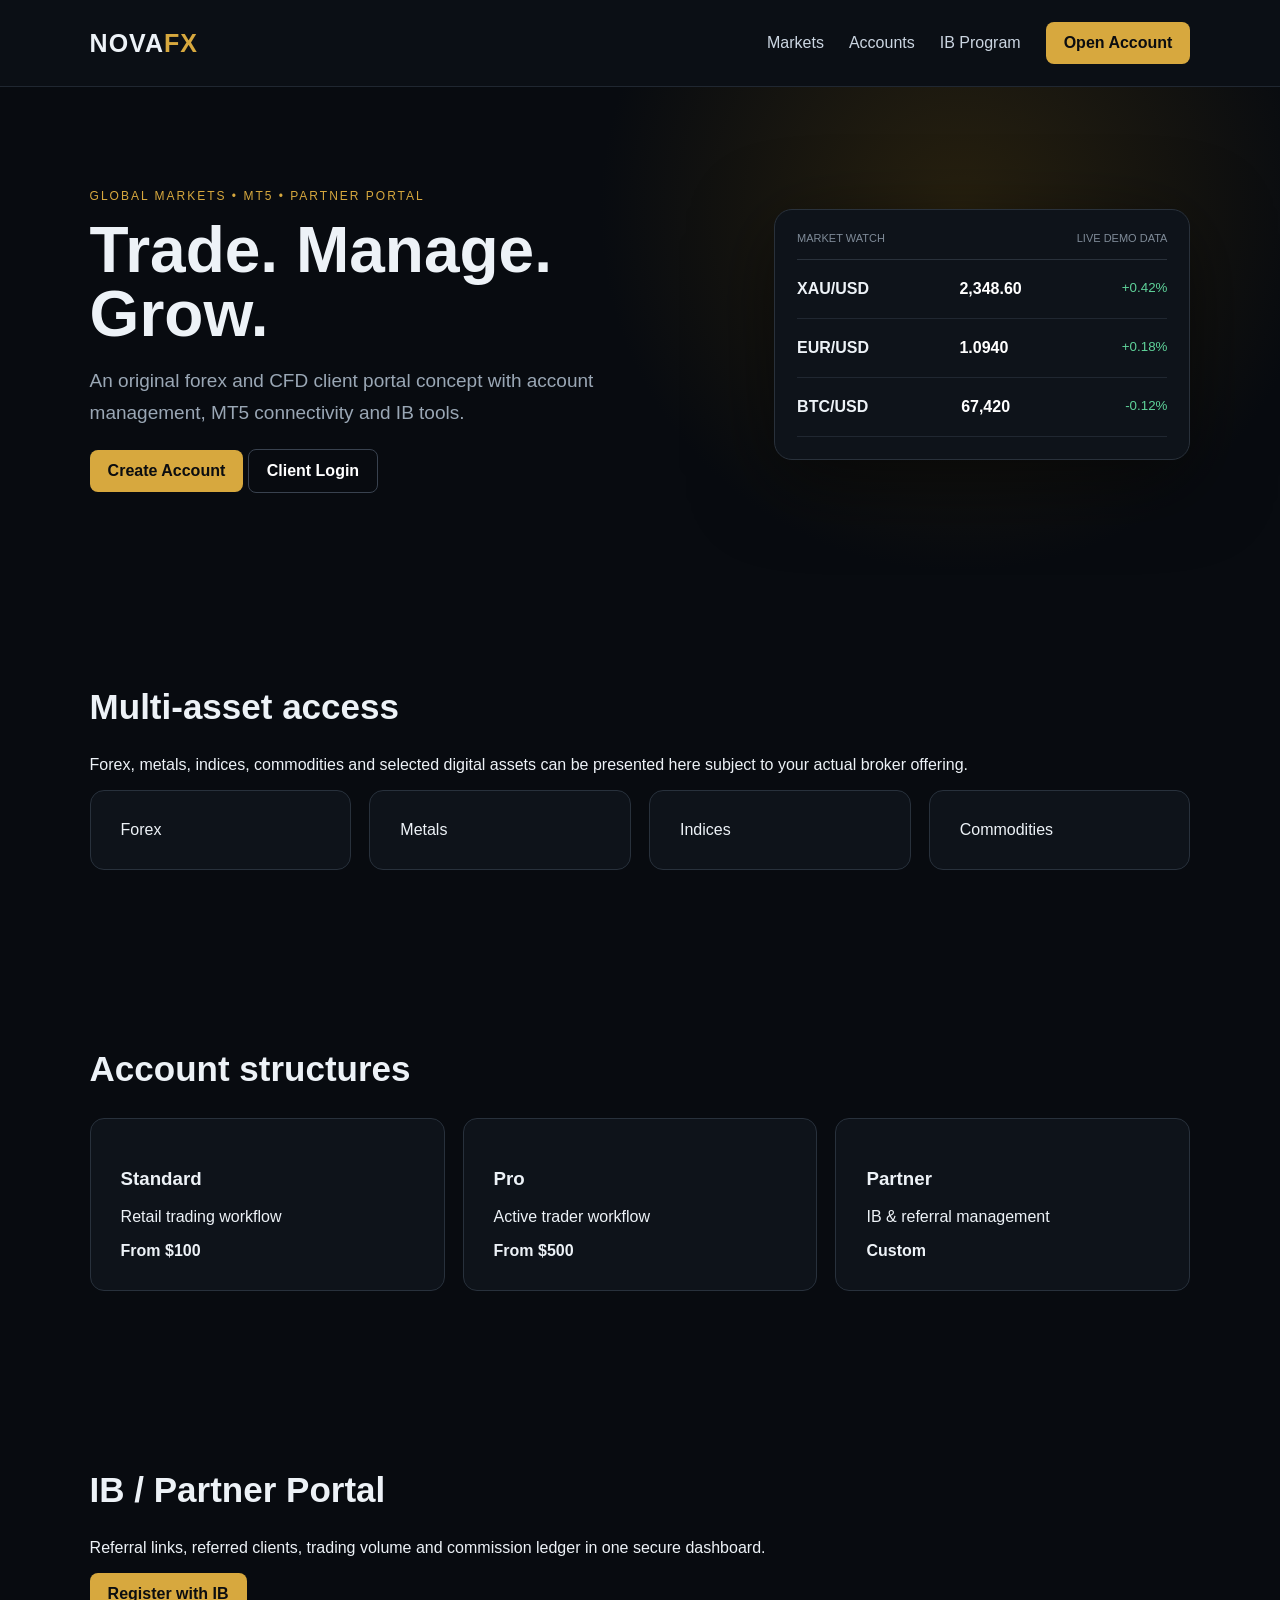
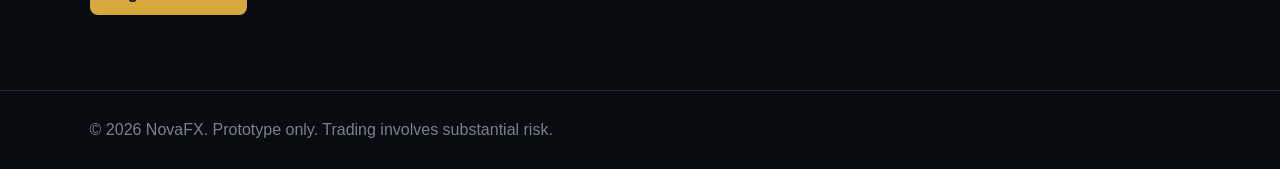
<file: index.html>
<!doctype html>
<html lang="en">
<head>
<meta charset="utf-8"><meta name="viewport" content="width=device-width,initial-scale=1">
<title>NovaFX — Global Trading Portal</title>
<link rel="stylesheet" href="style.css">
</head>
<body>
<header><div class="logo">NOVA<span>FX</span></div>
<nav><a href="#markets">Markets</a><a href="#accounts">Accounts</a><a href="#ib">IB Program</a><a href="register.html" class="btn">Open Account</a></nav></header>
<main>
<section class="hero"><div><p class="eyebrow">GLOBAL MARKETS • MT5 • PARTNER PORTAL</p>
<h1>Trade. Manage. Grow.</h1><p class="lead">An original forex and CFD client portal concept with account management, MT5 connectivity and IB tools.</p>
<a class="btn" href="register.html">Create Account</a> <a class="btn ghost" href="login.html">Client Login</a></div>
<div class="terminal"><div class="terminal-top">MARKET WATCH <span>LIVE DEMO DATA</span></div>
<div class="quote"><b>XAU/USD</b><strong>2,348.60</strong><small>+0.42%</small></div>
<div class="quote"><b>EUR/USD</b><strong>1.0940</strong><small>+0.18%</small></div>
<div class="quote"><b>BTC/USD</b><strong>67,420</strong><small>-0.12%</small></div></div></section>
<section id="markets" class="grid"><div><h2>Multi-asset access</h2><p>Forex, metals, indices, commodities and selected digital assets can be presented here subject to your actual broker offering.</p></div>
<div class="cards"><article>Forex</article><article>Metals</article><article>Indices</article><article>Commodities</article></div></section>
<section id="accounts"><h2>Account structures</h2><div class="plans"><div><h3>Standard</h3><p>Retail trading workflow</p><b>From $100</b></div><div><h3>Pro</h3><p>Active trader workflow</p><b>From $500</b></div><div><h3>Partner</h3><p>IB & referral management</p><b>Custom</b></div></div></section>
<section id="ib"><h2>IB / Partner Portal</h2><p>Referral links, referred clients, trading volume and commission ledger in one secure dashboard.</p><a class="btn" href="register.html?ref=IB000001">Register with IB</a></section>
</main><footer>© 2026 NovaFX. Prototype only. Trading involves substantial risk.</footer>
</body></html>
</file>
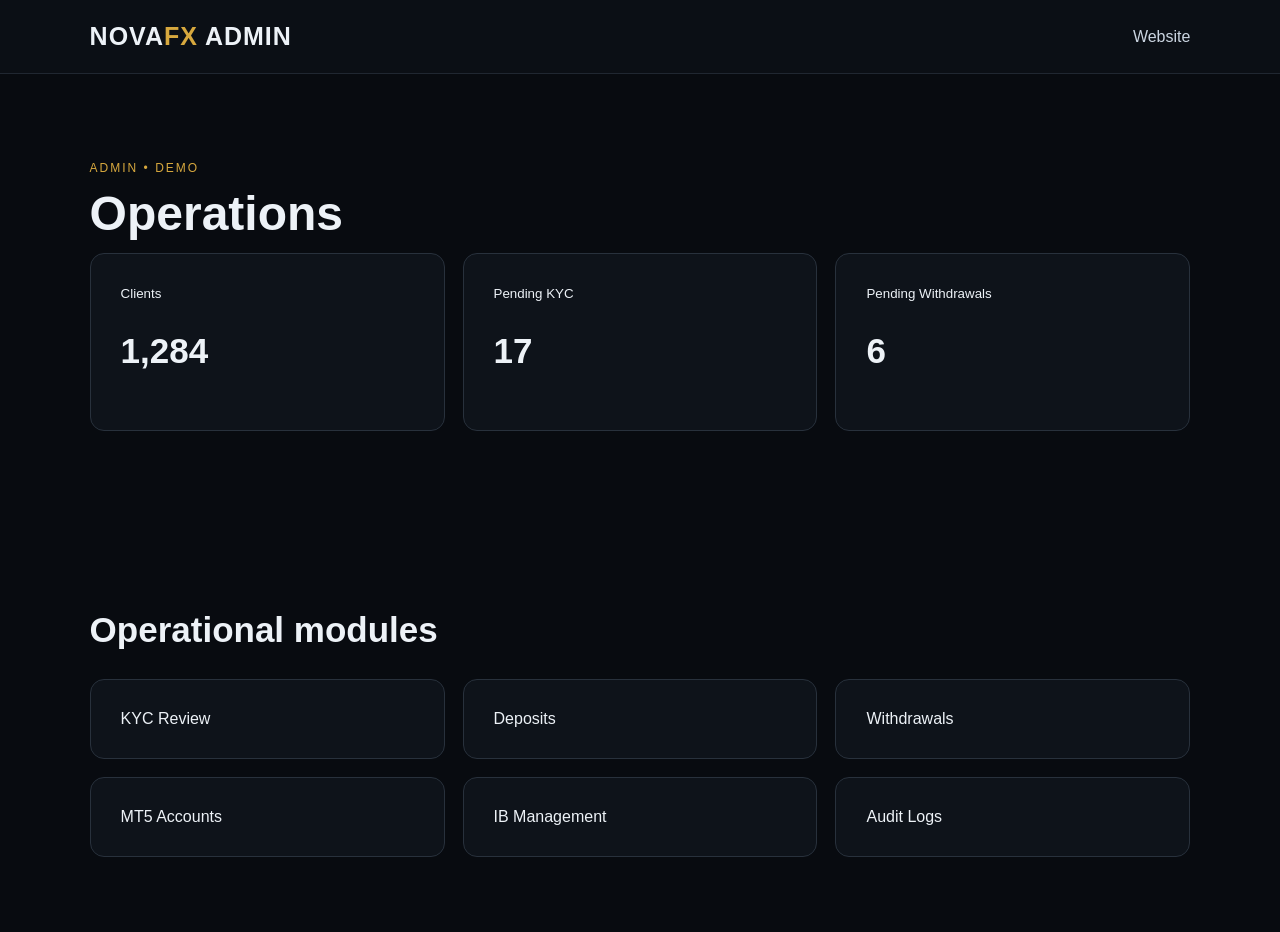
<file: admin.html>
<!doctype html><html><head><meta charset="utf-8"><meta name="viewport" content="width=device-width,initial-scale=1"><title>Admin — NovaFX</title><link rel="stylesheet" href="style.css"></head><body><header><div class="logo">NOVA<span>FX</span> ADMIN</div><nav><a href="index.html">Website</a></nav></header><main><section><p class="eyebrow">ADMIN • DEMO</p><h1 style="font-size:48px">Operations</h1><div class="plans"><div><small>Clients</small><h2>1,284</h2></div><div><small>Pending KYC</small><h2>17</h2></div><div><small>Pending Withdrawals</small><h2>6</h2></div></div></section><section><h2>Operational modules</h2><div class="cards" style="grid-template-columns:repeat(3,1fr)"><article>KYC Review</article><article>Deposits</article><article>Withdrawals</article><article>MT5 Accounts</article><article>IB Management</article><article>Audit Logs</article></div></section></main></body></html>
</file>
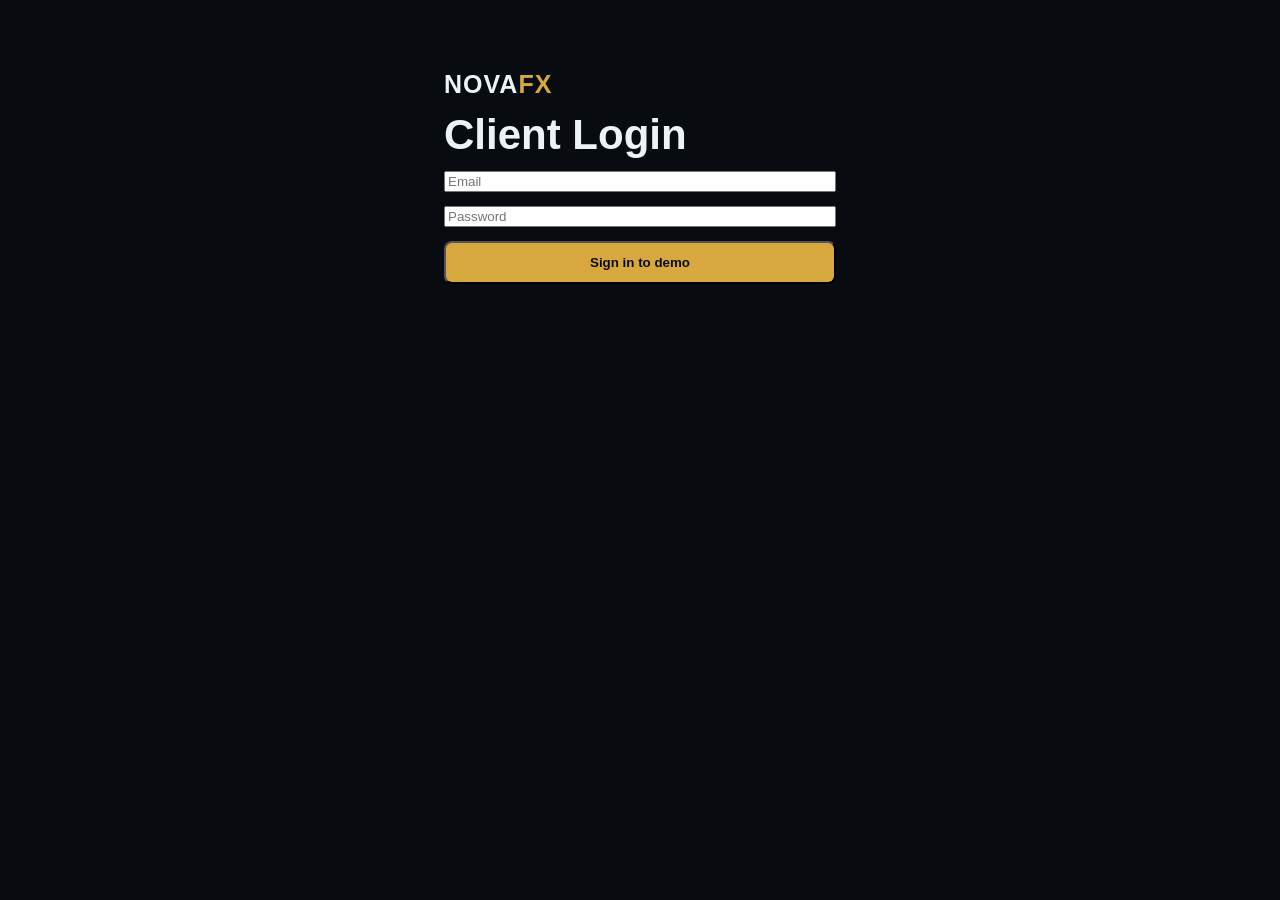
<file: login.html>
<!doctype html><html><head><meta charset="utf-8"><meta name="viewport" content="width=device-width,initial-scale=1"><title>Login — NovaFX</title><link rel="stylesheet" href="style.css"></head><body><main style="max-width:520px;margin:auto;padding:70px 5%"><div class="logo">NOVA<span>FX</span></div><h1 style="font-size:42px">Client Login</h1><form onsubmit="event.preventDefault();location.href='dashboard.html'" style="display:grid;gap:14px"><input required type="email" placeholder="Email"><input required type="password" placeholder="Password"><button class="btn">Sign in to demo</button></form></main></body></html>
</file>
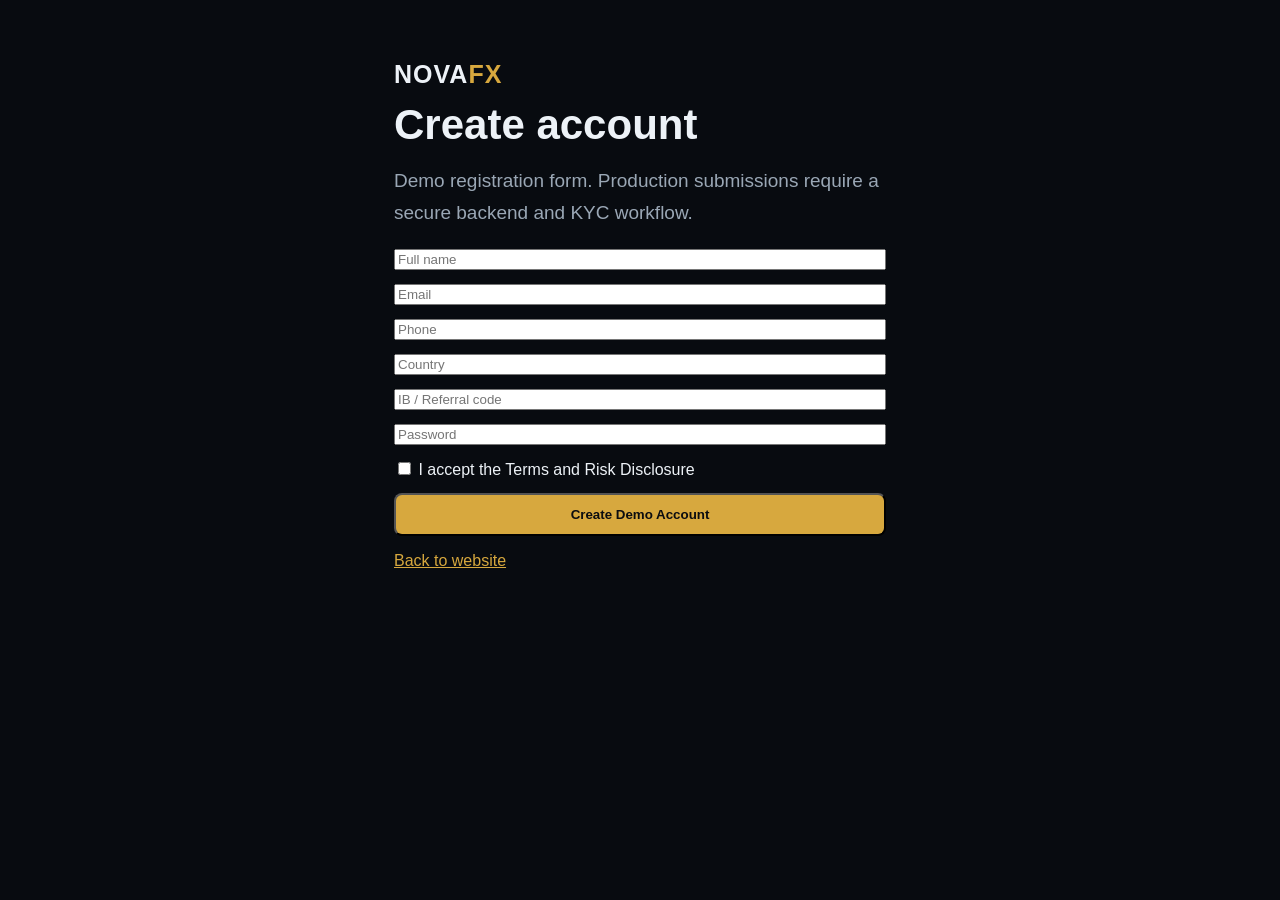
<file: register.html>
<!doctype html><html><head><meta charset="utf-8"><meta name="viewport" content="width=device-width,initial-scale=1"><title>Create Account — NovaFX</title><link rel="stylesheet" href="style.css"></head><body><main style="max-width:620px;margin:auto;padding:60px 5%"><div class="logo">NOVA<span>FX</span></div><h1 style="font-size:42px">Create account</h1><p class="lead">Demo registration form. Production submissions require a secure backend and KYC workflow.</p><form id="reg" style="display:grid;gap:14px"><input required placeholder="Full name"><input required type="email" placeholder="Email"><input required placeholder="Phone"><input placeholder="Country"><input id="ref" placeholder="IB / Referral code"><input required type="password" placeholder="Password"><label><input required type="checkbox"> I accept the Terms and Risk Disclosure</label><button class="btn" type="submit">Create Demo Account</button></form><p id="msg"></p><p><a href="index.html" style="color:#d7a83e">Back to website</a></p></main><script>const p=new URLSearchParams(location.search);document.getElementById('ref').value=p.get('ref')||'';document.getElementById('reg').onsubmit=e=>{e.preventDefault();document.getElementById('msg').textContent='Demo account created locally. Connect a backend before using real customer data.'}</script></body></html>
</file>
<file: style.css>
*{box-sizing:border-box}body{margin:0;background:#080b10;color:#edf2f7;font-family:Inter,Arial,sans-serif}header{display:flex;justify-content:space-between;align-items:center;padding:22px 7%;border-bottom:1px solid #202731;background:#0b0f15;position:sticky;top:0}.logo{font-size:25px;font-weight:800;letter-spacing:1px}.logo span{color:#d7a83e}nav a{color:#cbd5e1;text-decoration:none;margin-left:25px}.btn{display:inline-block;background:#d7a83e;color:#0b0d10;padding:12px 18px;border-radius:8px;font-weight:700;text-decoration:none}.ghost{background:transparent;border:1px solid #39424f;color:#fff}.hero{display:grid;grid-template-columns:1.2fr .8fr;gap:60px;padding:90px 7%;align-items:center;background:radial-gradient(circle at 75% 25%,#28210f,transparent 35%)}h1{font-size:64px;line-height:1;margin:15px 0}.eyebrow{color:#d7a83e;font-size:12px;letter-spacing:2px}.lead{color:#9aa7b5;font-size:19px;line-height:1.7;max-width:650px}.terminal{border:1px solid #29313b;border-radius:18px;padding:22px;background:#0e131a;box-shadow:0 20px 80px #0008}.terminal-top{font-size:11px;color:#7f8b98;border-bottom:1px solid #29313b;padding-bottom:15px}.terminal-top span{float:right}.quote{display:grid;grid-template-columns:1fr 1fr auto;gap:15px;padding:20px 0;border-bottom:1px solid #202731}.quote strong{color:#fff}.quote small{color:#5fd39a}.grid,section{padding:75px 7%}h2{font-size:35px}.cards,.plans{display:grid;grid-template-columns:repeat(4,1fr);gap:18px}.cards article,.plans>div{border:1px solid #28313c;background:#0e131a;padding:30px;border-radius:14px}.plans{grid-template-columns:repeat(3,1fr)}footer{padding:30px 7%;border-top:1px solid #202731;color:#778291}@media(max-width:800px){header{padding:18px 5%}nav a:not(.btn){display:none}.hero{grid-template-columns:1fr;padding:60px 5%}h1{font-size:46px}.grid,section{padding:55px 5%}.cards{grid-template-columns:1fr 1fr}.plans{grid-template-columns:1fr}}
</file>
